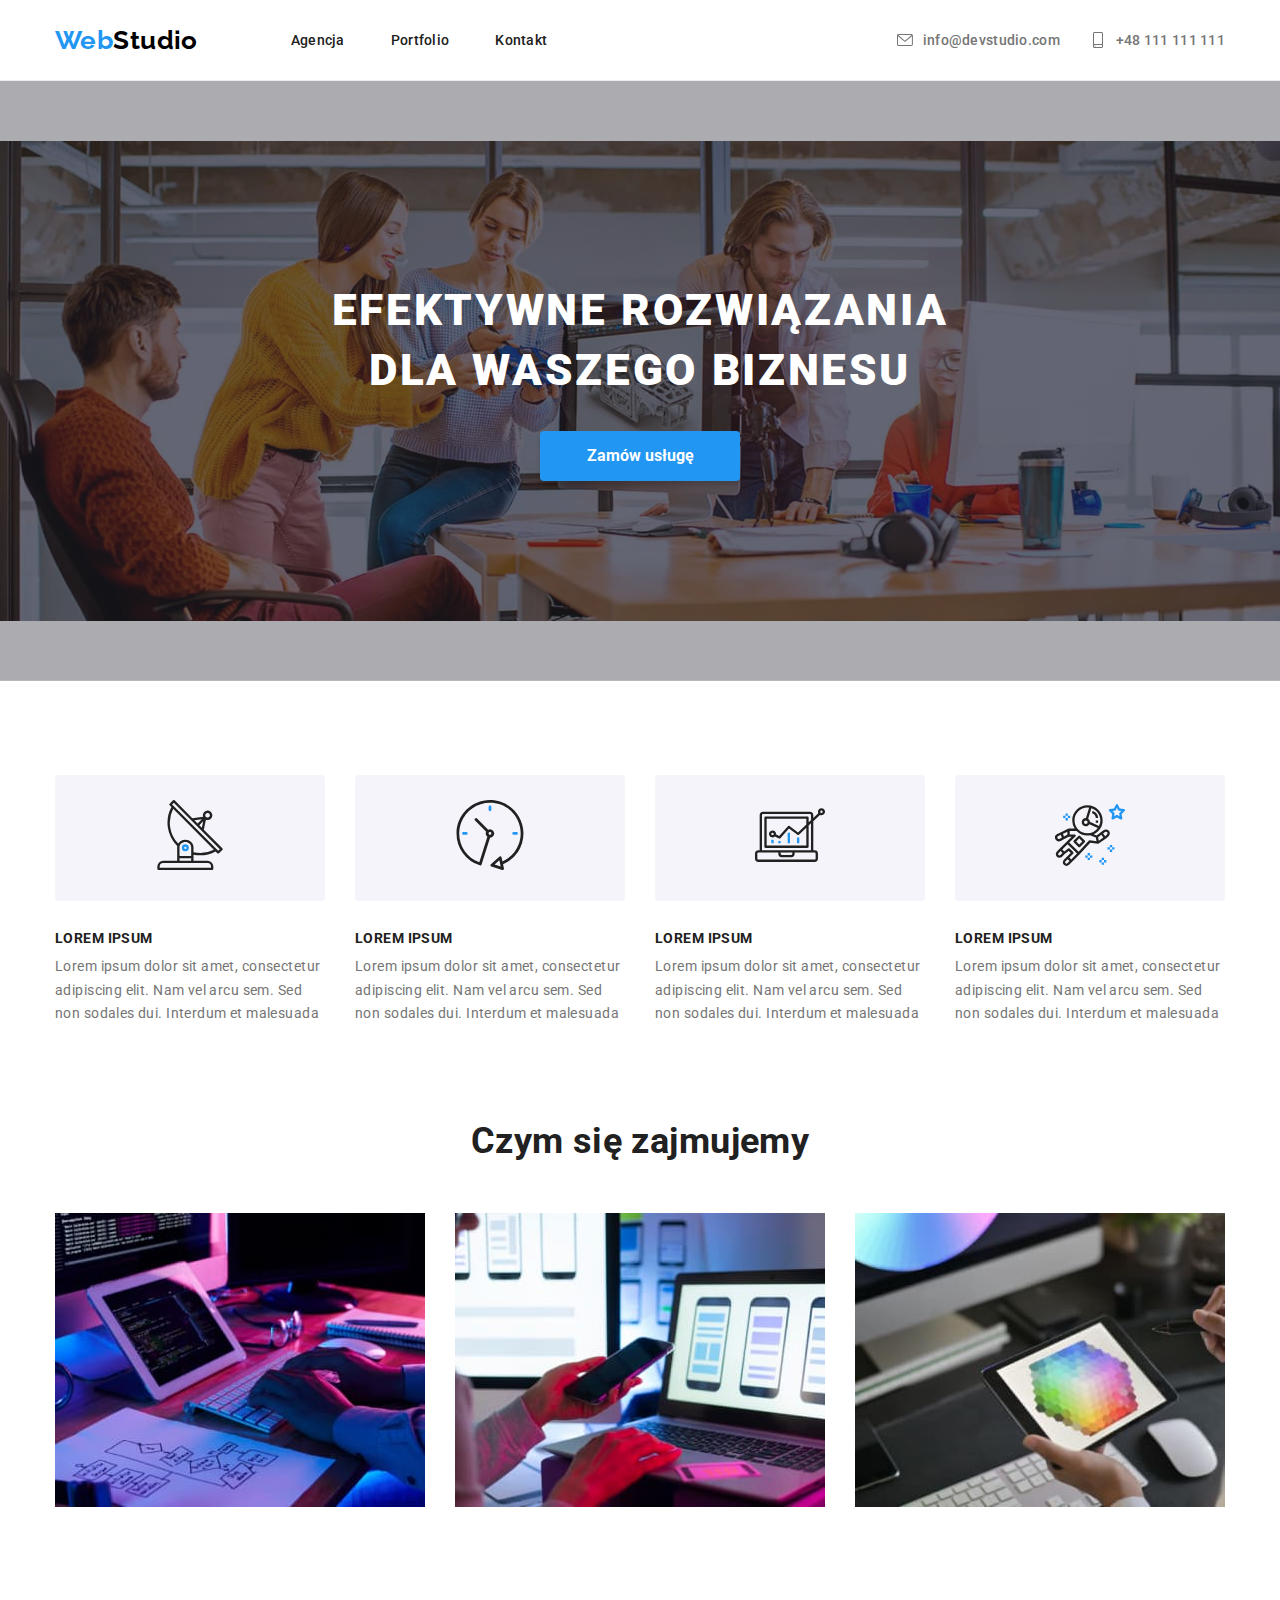
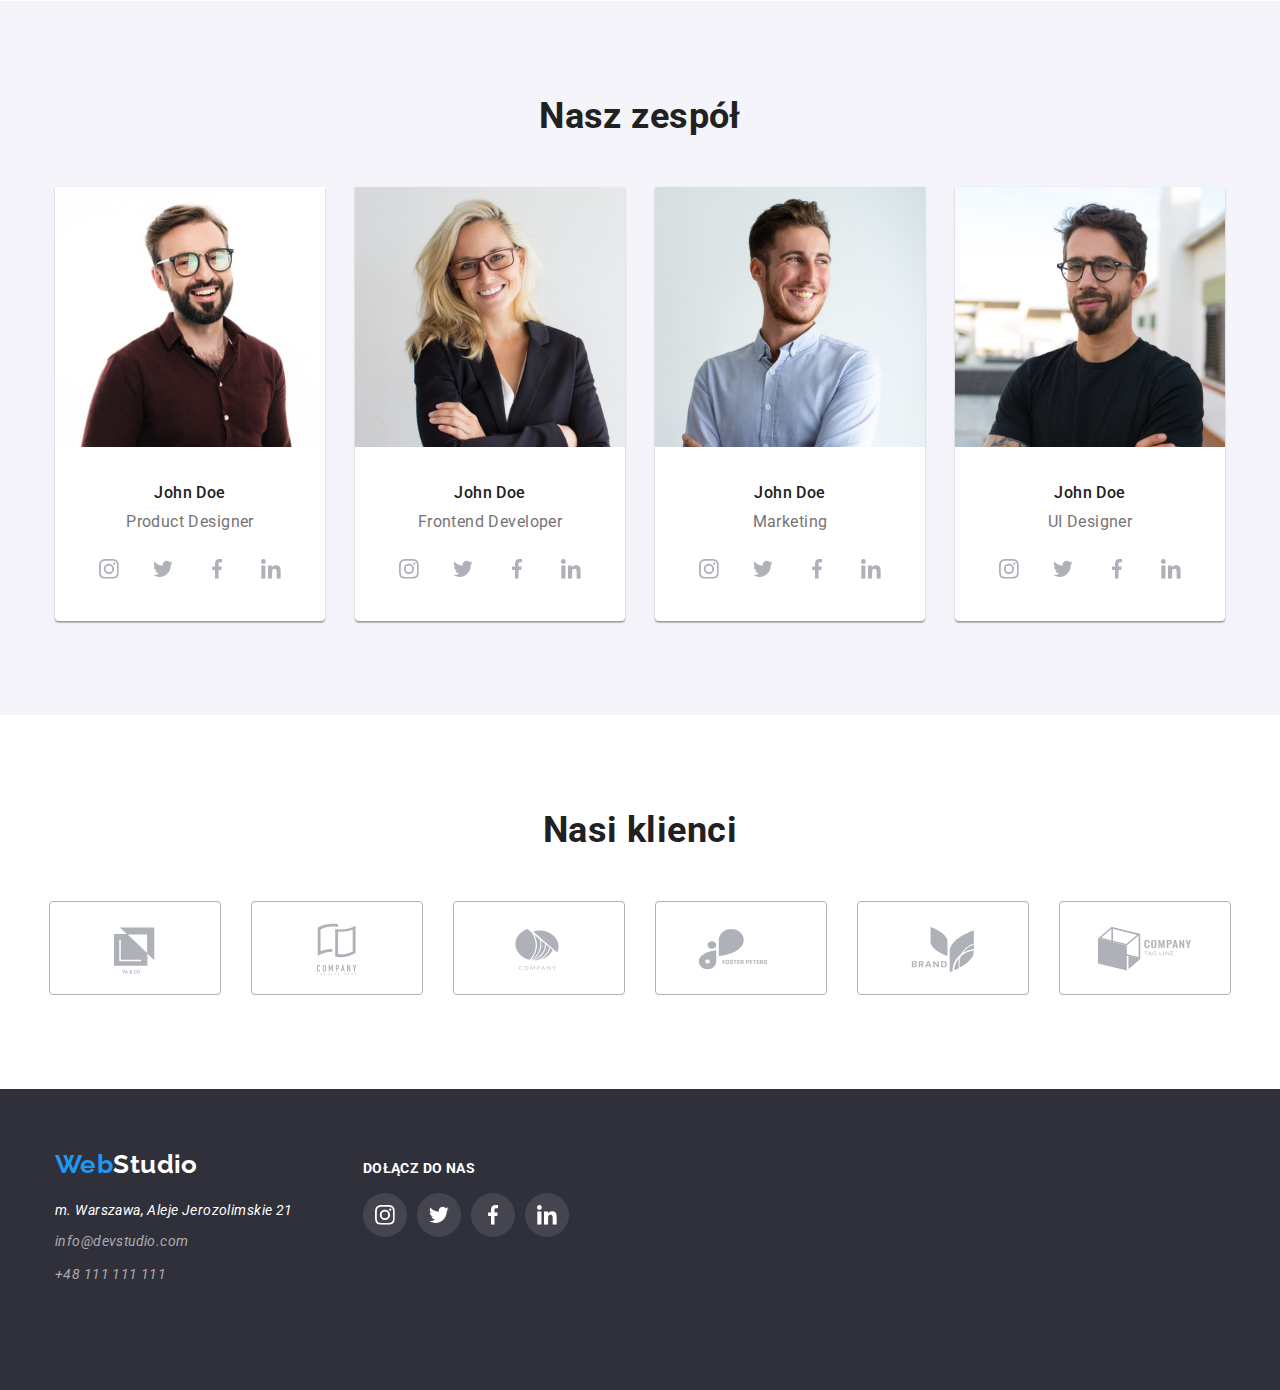
<file: index.html>
<!DOCTYPE html>
<html lang="pl">
  <head>
    <meta charset="UTF-8" />
    <meta http-equiv="X-UA-Compatible" content="IE=edge" />
    <meta name="viewport" content="width=device-width, initial-scale=1.0" />
    <title>Web Studio</title>
    <link
      rel="stylesheet"
      href="https://cdnjs.cloudflare.com/ajax/libs/modern-normalize/1.0.0/modern-normalize.min.css"
    />
    <link rel="stylesheet" href="./css/styles.css" />
    <link rel="preconnect" href="https://fonts.googleapis.com" />
    <link rel="preconnect" href="https://fonts.gstatic.com" crossorigin />
  </head>
  <body>
    <header>
      <div class="menu">
        <div class="container">
          <nav class="menu-nav">
            <ul class="menu-list">
              <li class="menu-nav-logo">
                <a class="logo-black" href="https://mateuszfrankowski.github.io/goit-markup-hw-04/"
                  ><span class="logo-blue">Web</span>Studio</a
                >
              </li>
              <li><a class="menu-nav-links" href="#agency">Agencja</a></li>
              <li><a class="menu-nav-links" href="portfolio.html">Portfolio</a></li>
              <li><a class="menu-nav-links" href="#contact">Kontakt</a></li>
            </ul>
          </nav>
          <ul class="contact">
            <li>
              <a class="contact-mail" href="mailto:info@devstudio.com">
                <div class="contact-icon-box">
                  <svg class="contact-icon envelope">
                    <use href="images/sprite.svg#icon-envelope"></use>
                  </svg>
                </div>
                info@devstudio.com</a
              >
            </li>
            <li>
              <a class="contact-tel" href="tel:+48111111111">
                <div class="contact-icon-box">
                  <svg class="contact-icon smartphone">
                    <use href="images/sprite.svg#icon-smartphone"></use>
                  </svg>
                </div>
                +48 111 111 111</a
              >
            </li>
          </ul>
        </div>
      </div>
      <section class="header">
        <div class="container">
          <h1 class="motto-text">Efektywne rozwiązania dla waszego biznesu</h1>
          <button class="order-button" type="button">Zamów usługę</button>
        </div>
      </section>
    </header>
    <main>
      <section>
        <div class="container">
          <ul class="advantages">
            <li>
              <div class="our-strengths-icon">
                <svg class="icon antenna">
                  <use href="images/sprite.svg#icon-antenna-1"></use>
                </svg>
              </div>
              <h4 class="advantages-title">Lorem Ipsum</h4>
              <p class="advantages-text">
                Lorem ipsum dolor sit amet, consectetur adipiscing elit. Nam vel arcu sem. Sed non
                sodales dui. Interdum et malesuada
              </p>
            </li>
            <li>
              <div class="our-strengths-icon">
                <svg class="icon clock">
                  <use href="images/sprite.svg#icon-clock-1"></use>
                </svg>
              </div>
              <h4 class="advantages-title">Lorem Ipsum</h4>
              <p class="advantages-text">
                Lorem ipsum dolor sit amet, consectetur adipiscing elit. Nam vel arcu sem. Sed non
                sodales dui. Interdum et malesuada
              </p>
            </li>
            <li>
              <div class="our-strengths-icon">
                <svg class="icon diagram">
                  <use href="images/sprite.svg#icon-diagram-1"></use>
                </svg>
              </div>
              <h4 class="advantages-title">Lorem Ipsum</h4>
              <p class="advantages-text">
                Lorem ipsum dolor sit amet, consectetur adipiscing elit. Nam vel arcu sem. Sed non
                sodales dui. Interdum et malesuada
              </p>
            </li>
            <li>
              <div class="our-strengths-icon">
                <svg class="icon astronaut">
                  <use href="images/sprite.svg#icon-astronaut-1"></use>
                </svg>
              </div>
              <h4 class="advantages-title">Lorem Ipsum</h4>
              <p class="advantages-text">
                Lorem ipsum dolor sit amet, consectetur adipiscing elit. Nam vel arcu sem. Sed non
                sodales dui. Interdum et malesuada
              </p>
            </li>
          </ul>
        </div>
      </section>

      <section class="ourwork">
        <div class="container">
          <h2 class="ourwork-title">Czym się zajmujemy</h2>

          <ul class="ourwork-photos">
            <li>
              <img
                src="images/pc.jpg"
                alt="writing a code on the keyboard"
                width="370"
                height="294"
              />
            </li>
            <li>
              <img src="images/phone.jpg" alt="Smartphone in hand " width="370" height="294" />
            </li>
            <li>
              <img
                src="images/tablet.jpg"
                alt="Choosing a color on the tablet"
                width="370"
                height="294"
              />
            </li>
          </ul>
        </div>
      </section>

      <section class="team">
        <div class="container">
          <h2 class="team-title" id="agency">Nasz zespół</h2>

          <ul class="team-list">
            <li>
              <figure class="team-designer">
                <img
                  src="images/teamproductdesigner.jpg"
                  alt="Product Designer John Doe"
                  width="270"
                  height="260"
                />
                <figcaption>
                  <p class="team-photo-name">John Doe</p>
                  <p class="team-photo-text">Product Designer</p>
                  <div class="team-allsocial-icon">
                    <a href="">
                      <div class="team-social-icon">
                        <svg class="social-icon instagram">
                          <use href="images/sprite.svg#icon-instagram"></use>
                        </svg>
                      </div>
                    </a>
                    <a href="">
                      <div class="team-social-icon">
                        <svg class="social-icon twitter">
                          <use href="images/sprite.svg#icon-twitter"></use>
                        </svg>
                      </div>
                    </a>
                    <a href="">
                      <div class="team-social-icon">
                        <svg class="social-icon facebook">
                          <use href="images/sprite.svg#icon-facebook"></use>
                        </svg>
                      </div>
                    </a>
                    <a href="">
                      <div class="team-social-icon">
                        <svg class="social-icon linkedin">
                          <use href="images/sprite.svg#icon-linkedin"></use>
                        </svg>
                      </div>
                    </a>
                  </div>
                </figcaption>
              </figure>
            </li>

            <li>
              <figure>
                <img
                  src="images/teamfrontednfdeveloper.jpg"
                  alt="Frontend Developer John Doe "
                  width="270"
                  height="260"
                />
                <figcaption>
                  <p class="team-photo-name">John Doe</p>
                  <p class="team-photo-text">Frontend Developer</p>
                  <div class="team-allsocial-icon">
                    <a href="">
                      <div class="team-social-icon">
                        <svg class="social-icon instagram">
                          <use href="images/sprite.svg#icon-instagram"></use>
                        </svg>
                      </div>
                    </a>
                    <a href="">
                      <div class="team-social-icon">
                        <svg class="social-icon twitter">
                          <use href="images/sprite.svg#icon-twitter"></use>
                        </svg>
                      </div>
                    </a>
                    <a href="">
                      <div class="team-social-icon">
                        <svg class="social-icon facebook">
                          <use href="images/sprite.svg#icon-facebook"></use>
                        </svg>
                      </div>
                    </a>
                    <a href="">
                      <div class="team-social-icon">
                        <svg class="social-icon linkedin">
                          <use href="images/sprite.svg#icon-linkedin"></use>
                        </svg>
                      </div>
                    </a>
                  </div>
                </figcaption>
              </figure>
            </li>

            <li>
              <figure class="team-marketing">
                <img
                  src="images/teammarketing.jpg"
                  alt="Marketing John Doe "
                  width="270"
                  height="260"
                />
                <figcaption>
                  <p class="team-photo-name">John Doe</p>
                  <p class="team-photo-text">Marketing</p>
                  <div class="team-allsocial-icon">
                    <a href="">
                      <div class="team-social-icon">
                        <svg class="social-icon instagram">
                          <use href="images/sprite.svg#icon-instagram"></use>
                        </svg>
                      </div>
                    </a>
                    <a href="">
                      <div class="team-social-icon">
                        <svg class="social-icon twitter">
                          <use href="images/sprite.svg#icon-twitter"></use>
                        </svg>
                      </div>
                    </a>
                    <a href="">
                      <div class="team-social-icon">
                        <svg class="social-icon facebook">
                          <use href="images/sprite.svg#icon-facebook"></use>
                        </svg>
                      </div>
                    </a>
                    <a href="">
                      <div class="team-social-icon">
                        <svg class="social-icon linkedin">
                          <use href="images/sprite.svg#icon-linkedin"></use>
                        </svg>
                      </div>
                    </a>
                  </div>
                </figcaption>
              </figure>
            </li>

            <li>
              <figure class="team-uidesigner">
                <img
                  src="images/teamuidesigner.jpg"
                  alt="UI Designer John Doe "
                  width="270"
                  height="260"
                />
                <figcaption>
                  <p class="team-photo-name">John Doe</p>
                  <p class="team-photo-text">UI Designer</p>
                  <div class="team-allsocial-icon">
                    <a href="">
                      <div class="team-social-icon">
                        <svg class="social-icon instagram">
                          <use href="images/sprite.svg#icon-instagram"></use>
                        </svg>
                      </div>
                    </a>
                    <a href="">
                      <div class="team-social-icon">
                        <svg class="social-icon twitter">
                          <use href="images/sprite.svg#icon-twitter"></use>
                        </svg>
                      </div>
                    </a>
                    <a href="">
                      <div class="team-social-icon">
                        <svg class="social-icon facebook">
                          <use href="images/sprite.svg#icon-facebook"></use>
                        </svg>
                      </div>
                    </a>
                    <a href="">
                      <div class="team-social-icon">
                        <svg class="social-icon linkedin">
                          <use href="images/sprite.svg#icon-linkedin"></use>
                        </svg>
                      </div>
                    </a>
                  </div>
                </figcaption>
              </figure>
            </li>
          </ul>
        </div>
      </section>
      <section class="customers">
        <div class="container">
          <h2 class="customers-title">Nasi klienci</h2>

          <ul class="customers-list">
            <li>
              <a href="">
                <div class="cont-customers-icon">
                  <svg class="customer-icon customer1">
                    <use href="images/sprite.svg#icon-client1"></use>
                  </svg>
                </div>
              </a>
            </li>
            <li>
              <a href="">
                <div class="cont-customers-icon">
                  <svg class="customer-icon customer2">
                    <use href="images/sprite.svg#icon-client2"></use>
                  </svg>
                </div>
              </a>
            </li>
            <li>
              <a href="">
                <div class="cont-customers-icon">
                  <svg class="customer-icon customer3">
                    <use href="images/sprite.svg#icon-client3"></use>
                  </svg>
                </div>
              </a>
            </li>
            <li>
              <a href="">
                <div class="cont-customers-icon">
                  <svg class="customer-icon customer4">
                    <use href="images/sprite.svg#icon-client4"></use>
                  </svg>
                </div>
              </a>
            </li>
            <li>
              <a href="">
                <div class="cont-customers-icon">
                  <svg class="customer-icon customer5">
                    <use href="images/sprite.svg#icon-client5"></use>
                  </svg>
                </div>
              </a>
            </li>
            <li>
              <a href="">
                <div class="cont-customers-icon">
                  <svg class="customer-icon customer6">
                    <use href="images/sprite.svg#icon-client6"></use>
                  </svg>
                </div>
              </a>
            </li>
          </ul>
        </div>
      </section>
    </main>

    <footer class="foot" id="contact">
      <div class="container">
        <div class="foot-left">
          <a class="logo-white" href="index.html"><span class="logo-blue">Web</span>Studio</a>

          <address class="adress">
            <p class="adress-street">m. Warszawa, Aleje Jerozolimskie 21</p>
            <ul class="adress-list">
              <!-- Link do adresu e-mail  -->
              <li><a class="foot-mail" href="mailto:info@devstudio.com">info@devstudio.com</a></li>
              <!-- Link do numeru telefonu -->
              <li><a class="foot-tel" href="tel:+48111111111">+48 111 111 111</a></li>
            </ul>
          </address>
        </div>
        <div class="follow">
          <p>DOŁĄCZ DO NAS</p>
          <div class="adress-allsocial-icon">
            <a href="">
              <div class="adress-social-icon-box">
                <svg class="addres-social-icon instagram">
                  <use href="images/sprite.svg#icon-instagram"></use>
                </svg></div
            ></a>
            <a href="">
              <div class="adress-social-icon-box">
                <svg class="addres-social-icon twitter">
                  <use href="images/sprite.svg#icon-twitter"></use>
                </svg></div
            ></a>
            <a href="">
              <div class="adress-social-icon-box">
                <svg class="addres-social-icon facebook">
                  <use href="images/sprite.svg#icon-facebook"></use>
                </svg>
              </div>
            </a>
            <a href="">
              <div class="adress-social-icon-box">
                <svg class="addres-social-icon linkedin">
                  <use href="images/sprite.svg#icon-linkedin"></use>
                </svg>
              </div>
            </a>
          </div>
        </div>
      </div>
    </footer>
  </body>
</html>
</file>
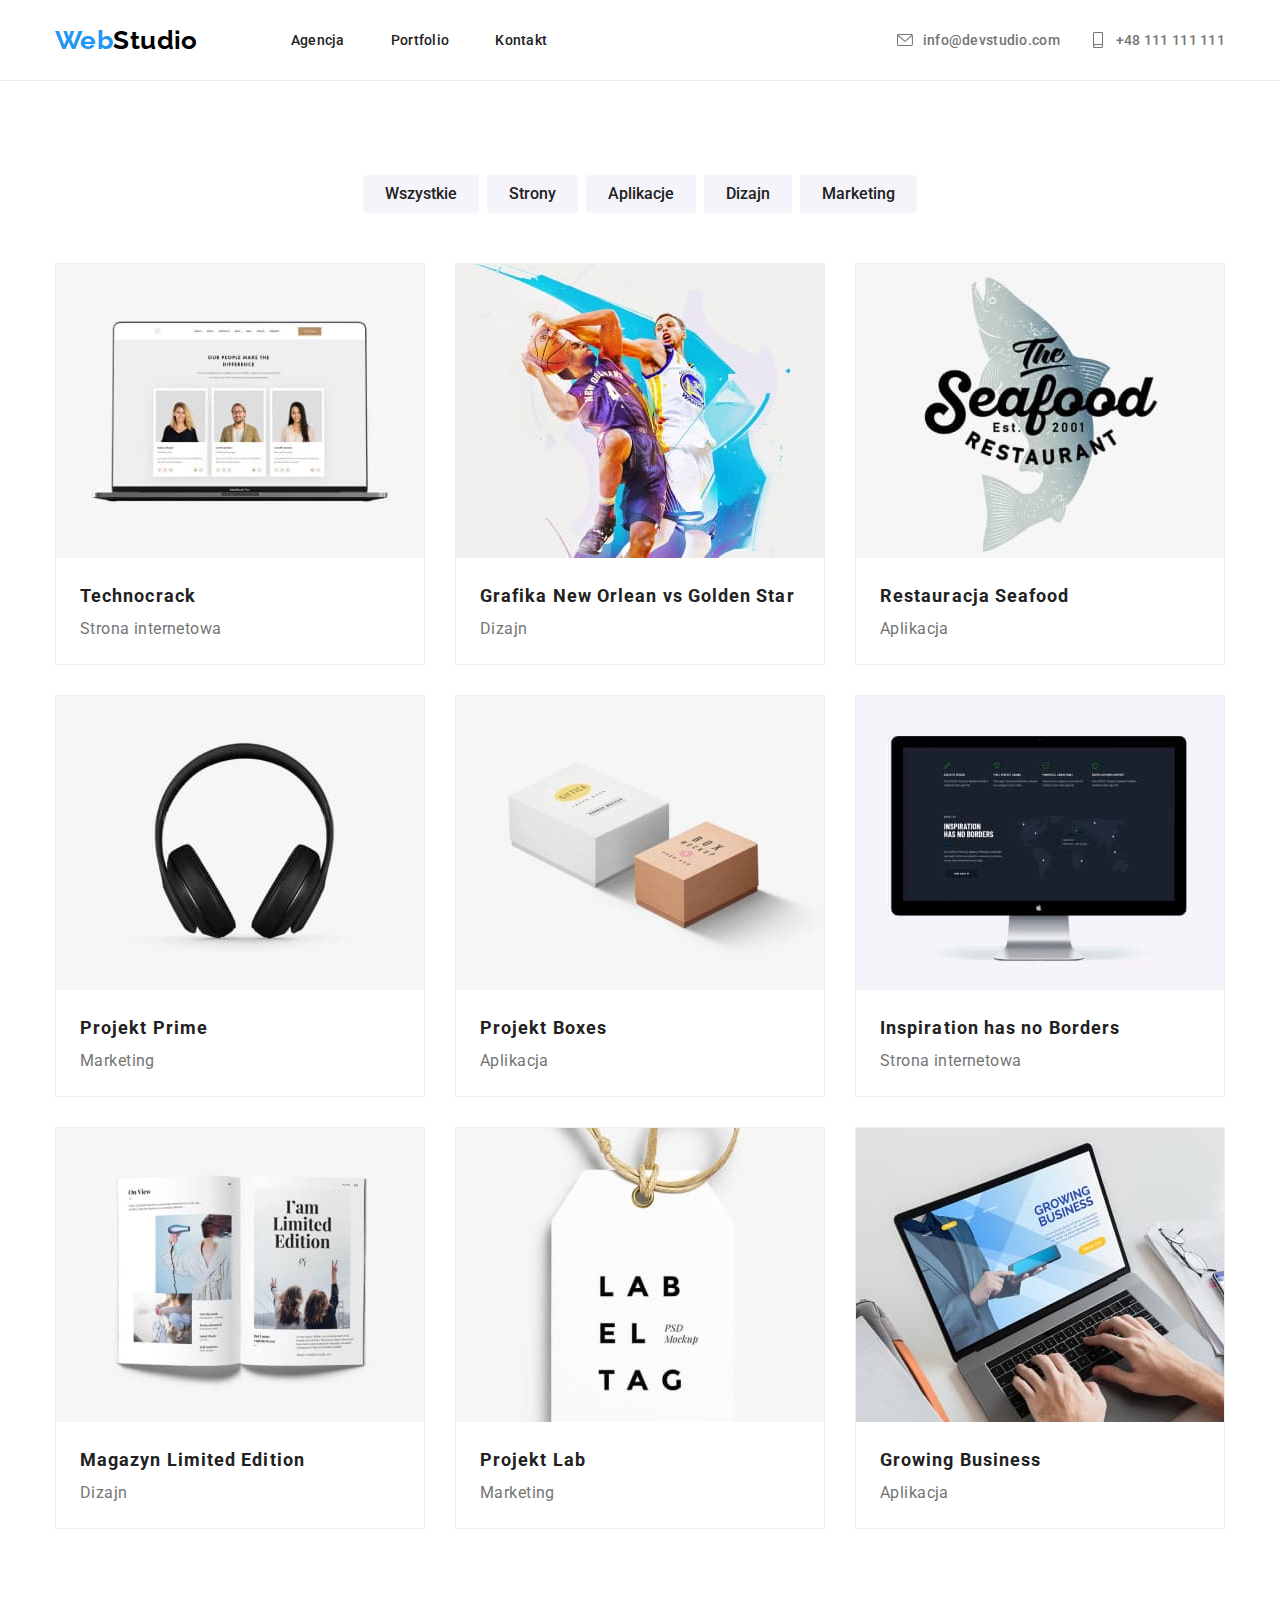
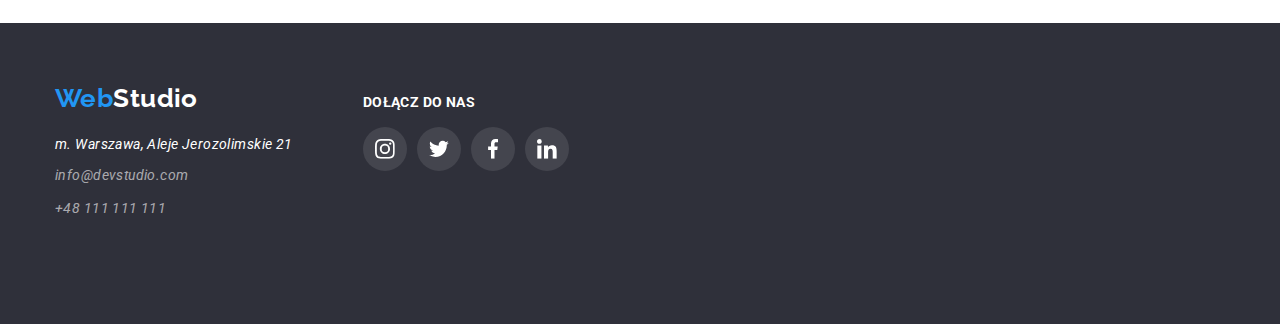
<file: portfolio.html>
<!DOCTYPE html>
<html lang="pl">
  <head>
    <meta charset="UTF-8" />
    <meta http-equiv="X-UA-Compatible" content="IE=edge" />

    <meta name="viewport" content="width=device-width, initial-scale=1.0" />
    <title>Web Studio</title>
    <link
      rel="stylesheet"
      href="https://cdnjs.cloudflare.com/ajax/libs/modern-normalize/1.0.0/modern-normalize.min.css"
    />
    <link rel="stylesheet" href="./css/styles.css" />
    <link rel="preconnect" href="https://fonts.googleapis.com" />
    <link rel="preconnect" href="https://fonts.gstatic.com" crossorigin />
  </head>
  <body>
    <header>
     <div class="menu">
        <div class="container">
          <nav class="menu-nav">
            <ul class="menu-list">
              <li class="menu-nav-logo">
                <a class="logo-black" href="https://mateuszfrankowski.github.io/goit-markup-hw-04/"
                  ><span class="logo-blue">Web</span>Studio</a
                >
              </li>
              <li><a class="menu-nav-links" href="#agency">Agencja</a></li>
              <li><a class="menu-nav-links" href="portfolio.html">Portfolio</a></li>
              <li><a class="menu-nav-links" href="#contact">Kontakt</a></li>
            </ul>
          </nav>
          <ul class="contact">
            <li>
              <a class="contact-mail" href="mailto:info@devstudio.com">
                <div class="contact-icon-box">
                  <svg class="contact-icon envelope">
                    <use href="images/sprite.svg#icon-envelope"></use>
                  </svg>
                </div>
                info@devstudio.com</a
              >
            </li>
            <li>
              <a class="contact-tel" href="tel:+48111111111">
                <div class="contact-icon-box">
                  <svg class="contact-icon smartphone">
                    <use href="images/sprite.svg#icon-smartphone"></use>
                  </svg>
                </div>
                +48 111 111 111</a
              >
            </li>
          </ul>
        </div>
      </div>
      
    </header>
      
        <div class="filters">
          <div class="container">
          <ul class="filters-list">
            <li>
              <button class="filters-button" type="button">Wszystkie</button>
            </li>
            <li>
              <button class="filters-button" type="button">Strony</button>
            </li>
            <li>
              <button class="filters-button" type="button">Aplikacje</button>
            </li>
            <li>
              <button class="filters-button" type="button">Dizajn</button>
            </li>
            <li>
              <button class="filters-button" type="button">Marketing</button>
            </li>
          </ul>
        </div>
      </div>
    
        <div class="portfolio">
            <div class="container">
          <ul class="portfolio-list">
            <li>
              <figure class="portfolio-picture">
                <!-- Dowolna treść graficzna: zdjęcie, wykres, diagram itp. -->
                <img src=images/portfolio1.jpg alt="Strona internetowa" width="370" height="294" />
                <figcaption>
                  <p class="portfolio-photo-title">Technocrack</p>
                  <p class="portfolio-text">Strona internetowa</p>
                </figcaption>
              </figure>
            </li>
            <li>
              <figure class="portfolio-picture">
                <!-- Dowolna treść graficzna: zdjęcie, wykres, diagram itp. -->
                <img src=images/portfolio2.jpg alt="koszykarze" width="370" height="294" />
                <figcaption>
                  <p class="portfolio-photo-title">Grafika New Orlean vs Golden Star</p>
                  <p class="portfolio-text">Dizajn</p>
                </figcaption>
              </figure>
            </li>
            <li>
              <figure class="portfolio-picture">
                <!-- Dowolna treść graficzna: zdjęcie, wykres, diagram itp. -->
                <img src=images/portfolio3.jpg alt="logo ryba" width="370" height="294" />
                <figcaption>
                  <p class="portfolio-photo-title">Restauracja Seafood</p>
                  <p class="portfolio-text">Aplikacja</p>
                </figcaption>
              </figure>
            </li>
            <li>
              <figure class="portfolio-picture">
                <!-- Dowolna treść graficzna: zdjęcie, wykres, diagram itp. -->
                <img src=images/portfolio4.jpg alt="słuchawki nauszne" width="370" height="294" />

                <figcaption>
                  <p class="portfolio-photo-title">Projekt Prime</p>
                  <p class="portfolio-text">Marketing</p>
                </figcaption>
              </figure>
            </li>
            <li>
              <figure class="portfolio-picture">
                <!-- Dowolna treść graficzna: zdjęcie, wykres, diagram itp. -->
                <img src=images/portfolio5.jpg alt="pudełka opakowania" width="370" height="294" />
                <figcaption>
                  <p class="portfolio-photo-title">Projekt Boxes</p>
                  <p class="portfolio-text">Aplikacja</p>
                </figcaption>
              </figure>
            </li>
            <li>
              <figure class="portfolio-picture">
                <!-- Dowolna treść graficzna: zdjęcie, wykres, diagram itp. -->
                <img src=images/portfolio6.jpg alt="monitor" width="370" height="294" />

                <figcaption>
                  <p class="portfolio-photo-title">Inspiration has no Borders</p>
                  <p class="portfolio-text">Strona internetowa</p>
                </figcaption>
              </figure>
            </li>
            <li>
              <figure class="portfolio-picture">
                <!-- Dowolna treść graficzna: zdjęcie, wykres, diagram itp. -->
                <img src=images/portfolio7.jpg alt="magazyn" width="370" height="294" />
                <figcaption>
                  <p class="portfolio-photo-title">Magazyn Limited Edition</p>
                  <p class="portfolio-text">Dizajn</p>
                </figcaption>
              </figure>
            </li>
            <li>
              <figure class="portfolio-picture">
                <!-- Dowolna treść graficzna: zdjęcie, wykres, diagram itp. -->
                <img src=images/portfolio8.jpg alt="zawieszka lab el tag" width="370" height="294"
                />
                <figcaption>
                  <p class="portfolio-photo-title">Projekt Lab</p>
                  <p class="portfolio-text">Marketing</p>
                </figcaption>
              </figure>
            </li>
            <li>
              <figure class="portfolio-picture">
                <!-- Dowolna treść graficzna: zdjęcie, wykres, diagram itp. -->
                <img src=images/portfolio9.jpg alt="pisanie na laptopie" width="370" height="294" />

                <figcaption>
                  <p class="portfolio-photo-title">Growing Business</p>
                  <p class="portfolio-text">Aplikacja</p>
                </figcaption>
              </figure>
            </li>
          </ul>
        </div>
      </div>
    </main>
    <footer class="foot" id="contact">
      <div class="container">
        <div class="foot-left">
          <a class="logo-white" href="index.html"><span class="logo-blue">Web</span>Studio</a>

          <address class="adress">
            <p class="adress-street">m. Warszawa, Aleje Jerozolimskie 21</p>
            <ul class="adress-list">
              <!-- Link do adresu e-mail  -->
              <li><a class="foot-mail" href="mailto:info@devstudio.com">info@devstudio.com</a></li>
              <!-- Link do numeru telefonu -->
              <li><a class="foot-tel" href="tel:+48111111111">+48 111 111 111</a></li>
            </ul>
          </address>
        </div>
        <div class="follow">
          <p>DOŁĄCZ DO NAS</p>
          <div class="adress-allsocial-icon">
            <a href="">
              <div class="adress-social-icon-box">
                <svg class="addres-social-icon instagram">
                  <use href="images/sprite.svg#icon-instagram"></use>
                </svg></div
            ></a>
              <a href="">
            <div class="adress-social-icon-box">
              <svg class="addres-social-icon twitter">
                <use href="images/sprite.svg#icon-twitter"></use>
              </svg>
            </div>
              <a href="">
            <div class="adress-social-icon-box">
              <svg class="addres-social-icon facebook">
                <use href="images/sprite.svg#icon-facebook"></use>
              </svg>
            </div>
            </a>
              <a href="">
            <div class="adress-social-icon-box">
              <svg class="addres-social-icon linkedin">
                <use href="images/sprite.svg#icon-linkedin"></use>
              </svg>
            </div>
            </a>
          </div>
        </div>
      </div>
    </footer>
  </body>
</html>
</file>
<file: css/styles.css>
@import url('https://fonts.googleapis.com/css2?family=Raleway:wght@700&family=Roboto:wght@400;500;700;900&display=swap');
*,
*::before,
*::after {
  box-sizing: border-box;
  margin: 0;
  padding: 0;
  border: 0;

  vertical-align: baseline;
  text-decoration: none;
  outline: 0;
}

:root {
  --project-color-blue: #2196f3;
  --project-color-dark: #212121;
  --project-color-white: #fff;
  --project-color-black: #000;
  --header-backgroud-dark: rgba(47, 48, 58, 0.4);
  --footer-backgroud-dark: #2f303a;
  --team-backgroud-lumio: #f5f4fa;
  --project-color-gray: #757575;
  --tel-mail-footer: rgba(255, 255, 255, 0.6);
  --button-shadow1: rgba(0, 0, 0, 0.15);
  --button-shadow2: rgba(0, 0, 0, 0.01);
  --button-shadow3: rgba(0, 0, 0, 0.08);
  --button-shadow4: rgba(0, 0, 0, 0.11);
  --border-top-logo: #ececec;
  --portfolio-pictures-border: #eeeeee;
}
body {
  font-family: 'Roboto', 'Raleway', sans-serif;
  font-style: normal;
  text-decoration: none;
  font-size: 14px;
  line-height: 1.5;
  letter-spacing: 0.03em;
  color: var(--project-color-gray);
  background-color: var(--project-color-white);

  /* width: 1600px; */
}

.container {
  width: 1200px;
  margin: 0 auto;
  padding-left: 15px;
  padding-right: 15px;
  padding-top: 94px;
  padding-bottom: 94px;
}
.menu .container {
  display: flex;
  flex-direction: row;
  justify-content: space-between;
  align-items: center;
  padding-top: 25px;
  padding-bottom: 24px;
  gap: 345px;
}
.menu {
  border-bottom: 1px solid var(--border-top-logo);
}

/* .menu-nav {
  display: flex;
} */
.menu-nav-logo {
  list-style-type: none;
  text-decoration: none;
  /* display: flex; */
}
.menu-list {
  list-style-type: none;
  display: flex;
  align-items: center;
}

.logo-black {
  font-family: 'Raleway';
  font-weight: 700;
  font-size: 26px;
  line-height: 1.19;
  /* identical to box height */
  text-decoration: none;
  color: var(--project-color-black);

  margin-right: 93px;
}
.logo-blue {
  color: var(--project-color-blue);
}

.menu-nav-links {
  display: block;
  font-weight: 500;
  line-height: 1.17;
  font-style: normal;
  /* line height 16/14 */
  letter-spacing: 0.02em;
  text-decoration: none;
  list-style-type: none;
  color: var(--project-color-dark);
}
.menu-list li:nth-child(2) {
  margin-right: 46px;
}
.menu-list li:nth-child(3) {
  margin-right: 46px;
}

.menu-nav-links:hover,
.menu-nav-links:focus {
  color: var(--project-color-blue);
}
.contact {
  list-style-type: none;
  display: flex;
  gap: 30px;
}
.contact a {
  display: flex;
  align-items: center;
  gap: 10px;
}

.contact-mail,
.contact-tel {
  font-weight: 500;
  line-height: 1.17;
  font-style: normal;
  letter-spacing: 0.02em;
  text-decoration: none;
  color: var(--project-color-gray);
}

.contact-mail:hover,
.contact-tel:hover,
.contact-mail:focus,
.contact-tel:focus {
  color: var(--project-color-blue);
}

.contact-icon-box {
  width: 16px;
  height: 16px;
  display: flex;
  justify-content: left;
  align-items: center;
}
.contact-icon.envelope {
  --color3: var(--project-color-gray);
  display: block;
  width: 100%;
  height: 100%;
}
.contact-icon.smartphone {
  --color3: var(--project-color-gray);
  display: block;
  width: 100%;
  height: 100%;
}
/* .contact li:hover {
  --color3: var(--project-color-blue);
} */

.contact li:hover .contact-icon,
.contact li:focus .contact-icon,
.contact li:hover a,
.contact li:focus a {
  --color3: var(--project-color-blue);
  color: var(--project-color-blue);
}

/* heder motto*/

.header {
  text-align: center;
  background-image: linear-gradient(
      to bottom,
      var(--header-backgroud-dark),
      var(--header-backgroud-dark)
    ),
    url('../images/headerbackground.jpg');
  background-repeat: no-repeat;
  background-position: center;
  background-size: contain;
}

.header .container {
  padding-top: 200px;
  padding-left: 252px;
  padding-right: 252px;
  padding-bottom: 200px;
}
.motto-text {
  font-weight: 900;
  font-size: 44px;
  line-height: 1.36;
  letter-spacing: 0.06em;
  text-transform: uppercase;
  color: var(--project-color-white);
  text-align: center;
  max-width: 696px;
}

.order-button {
  font-family: 'Roboto';
  font-style: normal;
  font-weight: 700;
  font-size: 16px;
  line-height: 1.88;
  background-color: var(--project-color-blue);
  box-shadow: 0px 4px 4px var(--button-shadow1);
  border-radius: 4px;
  cursor: pointer;
  border-style: none;
  color: var(--project-color-white);
  margin-top: 30px;
  width: 200px;
  height: 50px;
  text-align: center;
}
/* lorem ipsum */
.our-strengths-icon {
  background: var(--team-backgroud-lumio);
  border-radius: 4px;
  margin-bottom: 30px;
  padding: 25px 100px;
}
.icon {
  width: 70px;
  height: 70px;
}
.advantages {
  list-style-type: none;
  display: flex;
  gap: 30px;
}
.advantages li {
  width: 270px;
  font-size: 14px;
}

.advantages-title {
  font-weight: 700;
  line-height: 1;
  text-transform: uppercase;
  margin-bottom: 10px;
  color: var(--project-color-dark);
}
.advantages-text {
  line-height: 1.71;
  color: var(--project-color-gray);
}
/* ourwork */
.ourwork .container {
  padding-top: 0%;
}
.ourwork {
  padding-top: 0;
  font-size: 0;
}
.ourwork-title {
  font-weight: 700;
  line-height: 1.17;
  color: var(--project-color-dark);
  text-align: center;
  margin-bottom: 50px;
  font-size: 36px;
}
.ourwork-photos {
  list-style-type: none;
  padding-left: 0px;
  font-size: 0px;
  display: flex;
  gap: 30px;
}
.ourwork-photos li {
  /* border: 1px solid black; */
  margin-left: 0px;
  object-fit: contain;
  /* text-align: center; */
}

/* ourteam */
.team {
  background-color: var(--team-backgroud-lumio);
}
.team-list li {
  background: #ffffff;
  box-shadow: 0px 1px 3px rgba(0, 0, 0, 0.12), 0px 1px 1px rgba(0, 0, 0, 0.14),
    0px 2px 1px rgba(0, 0, 0, 0.2);
  border-radius: 0px 0px 4px 4px;
  padding-bottom: 30px;
}
.team-title {
  font-size: 36px;
  font-weight: 700;
  line-height: 1.17;
  color: var(--project-color-dark);
  text-align: center;
  margin-bottom: 50px;
}
.team-list {
  list-style-type: none;
  display: flex;
  justify-content: space-between;
}
.team-list figcaption {
  padding-top: 30px;
}
.team-photo-name {
  font-weight: 500;
  font-size: 16px;
  line-height: 1.19;
  text-align: center;

  color: var(--project-color-dark);
}

.team-photo-text {
  font-weight: 400;
  font-size: 16px;
  line-height: 1.19;
  text-align: center;
  margin-top: 10px;
  color: var(--project-color-gray);
}
.team-allsocial-icon {
  display: flex;
  justify-content: center;
  gap: 10px;
  margin-top: 16px;
}
.team-social-icon {
  width: 44px;
  height: 44px;
  border-radius: 50%;
  display: flex;
  justify-content: center;
  align-items: center;
}
.social-icon {
  --color1: #afb1b8;
  display: block;
  width: 45%;
  height: 45%;
}
.team-social-icon:hover,
.team-social-icon:focus {
  width: 44px;
  height: 44px;
  background-color: #2196f3;
  --color1: #fff;
}

.team-social-icon:hover .social-icon,
.team-social-icon:focus .social-icon {
  background-color: #2196f3;
  --color1: #fff;
}
/* ourcustomers */
.customers-title {
  font-weight: 700;
  line-height: 1.17;
  color: var(--project-color-dark);
  text-align: center;
  margin-bottom: 50px;
  font-size: 36px;
}

.customers-list {
  display: flex;
  justify-content: center;
  gap: 30px;
  margin-top: 16px;
  text-decoration: none;
  list-style: none;
}
.cont-customers-icon {
  display: flex;
  justify-content: center;
  align-items: center;
  border: 1px solid #afb1b8;
  border-radius: 4px;
  padding: 17.71px 32px 14.25px 32px;
}
.customer-icon {
  --color2: #afb1b8;
  display: block;
  width: 106px;
  height: 60.04px;
}
.customer-icon:hover,
.customer-icon:focus,
.cont-customers-icon:hover,
.cont-customers-icon:focus {
  --color2: var(--project-color-blue);
  border-color: var(--project-color-blue);
}

.cont-customers-icon:hover .customer-icon,
.cont-customers-icon:focus .customer-icon {
  --color2: var(--project-color-blue);
  border-color: var(--project-color-blue);
}
/* footer */
.foot .container {
  padding-top: 60px;
  display: flex;
  gap: 70px;
}
.foot {
  background-color: var(--footer-backgroud-dark);

  min-height: 252px;
}
.adress-street {
  color: var(--project-color-white);
}
.adress-list {
  list-style: none;
}
.foot-tel,
.foot-mail {
  line-height: 1.71;
  color: var(--tel-mail-footer);
}

.adress-list > li {
  margin-bottom: 9px;
  margin-top: 0px;
}
.logo-white {
  font-family: 'Raleway';
  font-weight: 700;
  font-size: 26px;
  line-height: 1.19;
  text-decoration: none;
  color: var(--project-color-white);
}
.adress {
  margin-top: 20px;
}
.adress-list {
  padding-left: 0%;
  margin-bottom: 9px;
}
.adress-list:nth-child(-n + 2) {
  margin-top: 9px;
}
.follow {
  display: flex;
  flex-direction: column;
  padding-top: 12px;
}
.adress-allsocial-icon {
  display: flex;
  justify-content: center;
  gap: 10px;
  margin-top: 16px;
}
.adress-social-icon-box {
  width: 44px;
  height: 44px;
  border-radius: 50%;
  display: flex;
  justify-content: center;
  align-items: center;
  background-color: rgba(255, 255, 255, 0.1);
}
.follow p {
  text-transform: capitalize;
  /* font-family: 'Roboto';
  font-style: normal; */
  font-weight: 700;
  font-size: 14px;
  line-height: 1.14;
  /* letter-spacing: 0.03em; */
  text-transform: uppercase;
  color: var(--project-color-white);
}

.addres-social-icon {
  --color1: #fff;

  display: block;
  width: 45%;
  height: 45%;
}
.adress-social-icon-box:hover,
.adress-social-icon-box:focus {
  width: 44px;
  height: 44px;
  background-color: var(--project-color-blue);
  --color1: var(--project-color-white);
}

.adress-social-icon-box:hover .adress-social-icon,
.adress-social-icon-box:focus .adress-social-icon {
  background-color: var(--project-color-blue);
  --color1: var(--project-color-white);
}

/* portfolio */
.filters .container {
  padding-bottom: 50px;
}
.filters-list {
  list-style: none;
  display: flex;
  justify-content: center;

  gap: 8px;
}
.filters-button {
  font-family: 'Roboto';
  font-style: normal;
  font-weight: 500;
  font-size: 16px;
  line-height: 1.63;
  text-align: center;
  background-color: var(--team-backgroud-lumio);
  color: var(--project-color-dark);
  border-style: none;
  border-radius: 4px;
  padding: 6px 22px;
}

.filters-button:hover,
.filters-button:focus {
  background-color: var(--project-color-blue);
  color: var(--project-color-white);
  box-shadow: 0px 3px 1px var(--button-shadow2), 0px 1px 2px var(--button-shadow3),
    0px 2px 2px var(--button-shadow4);
  cursor: pointer;
}
.portfolio .container {
  padding-top: 0px;
}

.portfolio-list {
  list-style: none;
  display: flex;
  gap: 30px;
  flex-wrap: wrap;
}
.portfolio-list li {
  max-width: 370px;
  border: 1px solid var(--portfolio-pictures-border);
}
/* .portfolio-list li:nth-child(-n + 6) {
  margin-bottom: 30px;
} */
.portfolio-picture figcaption {
  padding: 20px 24px;
}
.portfolio-picture img {
  object-fit: cover;
  display: block;
  width: 100%;
}
.portfolio-list li:hover,
.portfolio-list li:focus {
  box-shadow: 0px 1px 1px rgba(0, 0, 0, 0.12), 0px 4px 4px rgba(0, 0, 0, 0.06),
    1px 4px 6px rgba(0, 0, 0, 0.16);
  cursor: pointer;
}
.portfolio-photo-title {
  font-weight: 700;
  font-size: 18px;
  line-height: 2;
  letter-spacing: 0.06em;

  color: var(--project-color-dark);
}
.portfolio-text {
  font-size: 16px;
  line-height: 1.88;
  color: var(--project-color-gray);
}
</file>
